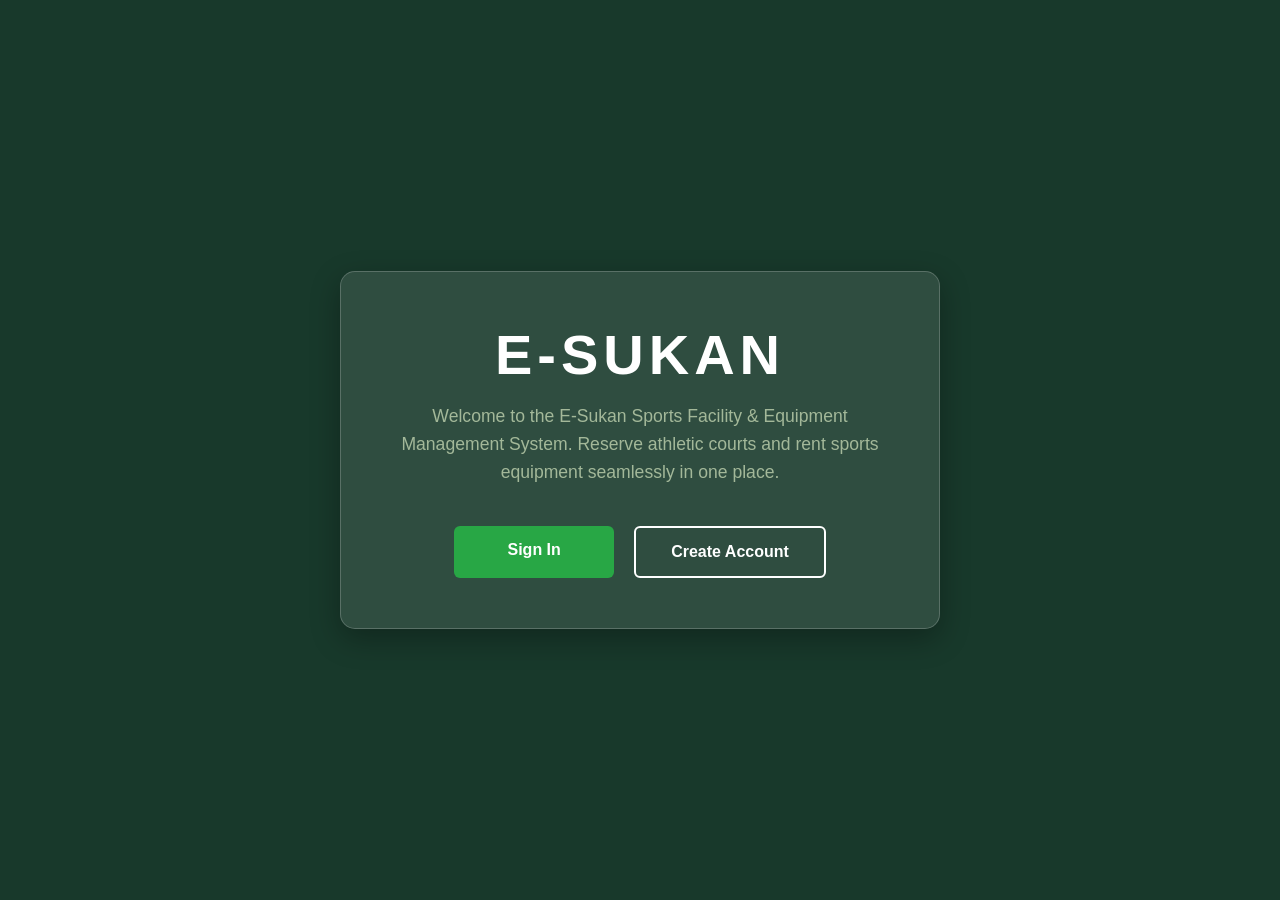
<file: web/index.html>
<!DOCTYPE html>
<html>
<head>
    <meta charset="UTF-8">
    <title>Welcome to E-Sukan</title>
    <style>
        * {
            box-sizing: border-box;
            margin: 0;
            padding: 0;
        }

        body { 
            font-family: Arial, sans-serif; 
            background-color: #18392b; /* Tema warna hijau tua anda */
            height: 100vh; 
            display: flex;
            justify-content: center;
            align-items: center;
            color: white;
            text-align: center;
            padding: 20px;
        }

        .welcome-container {
            max-width: 600px;
            background: rgba(255, 255, 255, 0.1); /* Kotak lutsinar yang moden */
            padding: 50px 40px;
            border-radius: 15px;
            border: 1px solid rgba(255, 255, 255, 0.2);
            box-shadow: 0px 10px 30px rgba(0,0,0,0.3);
        }

        h1 {
            font-size: 3.5rem;
            font-weight: bold;
            letter-spacing: 5px;
            margin-bottom: 15px;
            text-transform: uppercase;
        }

        p {
            font-size: 1.1rem;
            color: #a3b899;
            margin-bottom: 40px;
            line-height: 1.6;
        }

        .btn-group {
            display: flex;
            gap: 20px;
            justify-content: center;
            flex-wrap: wrap;
        }

        .btn {
            padding: 15px 35px;
            font-size: 1rem;
            font-weight: bold;
            text-decoration: none;
            border-radius: 6px;
            transition: all 0.3s ease;
            min-width: 160px;
            display: inline-block;
        }

        /* Butang Login Warna Hijau Terang */
        .btn-login {
            background-color: #28a745;
            color: white;
        }

        .btn-login:hover {
            background-color: #218838;
            transform: translateY(-2px);
        }

        /* Butang Register Reka Bentuk Garisan Outlined */
        .btn-register {
            background-color: transparent;
            color: white;
            border: 2px solid white;
        }

        .btn-register:hover {
            background-color: white;
            color: #18392b;
            transform: translateY(-2px);
        }
    </style>
</head>
<body>

    <div class="welcome-container">
        <h1>E-SUKAN</h1>
        <p>Welcome to the E-Sukan Sports Facility & Equipment Management System. Reserve athletic courts and rent sports equipment seamlessly in one place.</p>
        
        <div class="btn-group">
            <a href="login.html" class="btn btn-login">Sign In</a>
            <a href="Register.html" class="btn btn-register">Create Account</a>
        </div>
    </div>

</body>
</html>
</file>
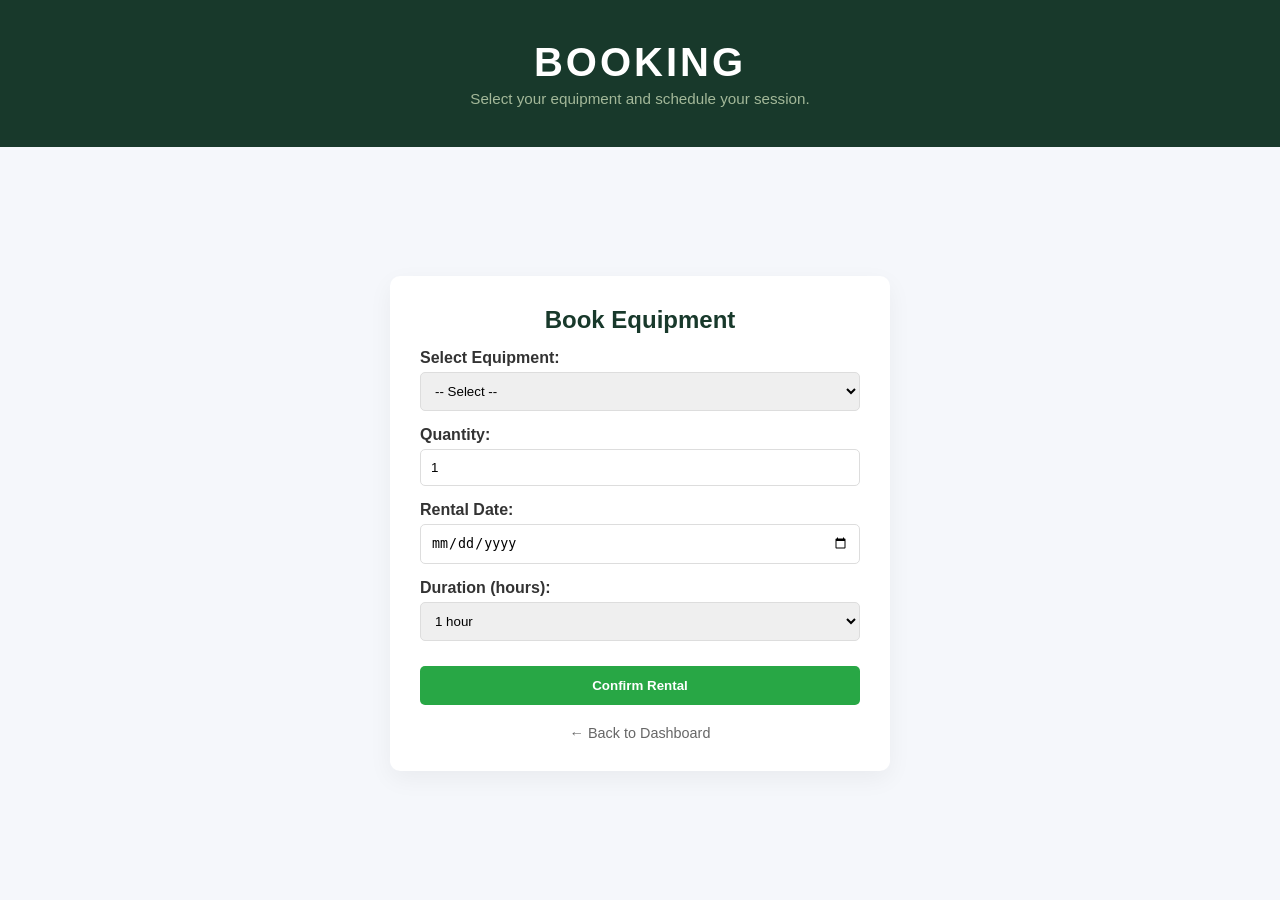
<file: web/booking-equipment.html>
<!DOCTYPE html>
<html lang="en">
<head>
    <meta charset="UTF-8">
    <title>Book Equipment - E-Sukan</title>
    <style>
        * { box-sizing: border-box; margin: 0; padding: 0; }
        body { 
            font-family: Arial, sans-serif; 
            background: #f5f7fb; 
            min-height: 100vh;
            display: flex;
            flex-direction: column;
        }

        /* Header Hijau Tua */
        .header-banner {
            width: 100%;
            background: #18392b;
            padding: 40px 20px;
            text-align: center;
            color: white;
        }

        .header-banner h1 { font-size: 2.5rem; letter-spacing: 3px; text-transform: uppercase; }
        .header-banner p { color: #a3b899; font-size: 0.95rem; margin-top: 5px; }

        /* Ruang Borang */
        .main-content {
            flex: 1;
            display: flex;
            justify-content: center;
            align-items: center;
            padding: 40px 20px;
        }

        .container { 
            width: 100%;
            max-width: 500px; 
            background: white; 
            padding: 30px; 
            border-radius: 10px; 
            box-shadow: 0px 8px 25px rgba(0,0,0,0.05);
        }
        
        .container h2 { color: #18392b; margin-bottom: 15px; text-align: center; }

        label { display: block; font-weight: bold; margin-top: 15px; color: #333; }
        
        input, select { 
            width: 100%; 
            padding: 10px; 
            margin-top: 5px; 
            border: 1px solid #ddd; 
            border-radius: 5px; 
        }

        input:focus, select:focus { border-color: #ff9800; outline: none; }
        
        button { 
            background: #28a745; 
            color: white; 
            padding: 12px; 
            border: none; 
            border-radius: 5px; 
            margin-top: 25px; 
            cursor: pointer; 
            width: 100%; 
            font-weight: bold;
        }
        
        button:hover { background: #218838; }
        
        .btn-back { 
            display: block; 
            margin-top: 20px; 
            color: #666; 
            text-decoration: none; 
            text-align: center; 
            font-size: 0.9rem;
        }
        
        .btn-back:hover { color: #18392b; text-decoration: underline; }
    </style>
</head>
<body>

    <div class="header-banner">
        <h1>BOOKING</h1>
        <p>Select your equipment and schedule your session.</p>
    </div>

    <div class="main-content">
        <div class="container">
            <h2>Book Equipment</h2>
            <form action="#" method="post">
                <label>Select Equipment:</label>
                <select name="equipmentId" required>
                    <option value="">-- Select --</option>
                    <option value="1">Badminton Racket - Yonex</option>
                    <option value="2">Badminton Racket - ProTech</option>
                    <option value="3">Shuttlecock (Tube)</option>
                    <option value="4">Futsal Ball - Size 4</option>
                    <option value="5">Futsal Ball - Size 5</option>
                    <option value="6">Basketball</option>
                </select>

                <label>Quantity:</label>
                <input type="number" name="quantity" min="1" max="10" value="1" required>

                <label>Rental Date:</label>
                <input type="date" name="rentalDate" required>

                <label>Duration (hours):</label>
                <select name="duration">
                    <option value="1">1 hour</option>
                    <option value="2">2 hours</option>
                    <option value="3">3 hours</option>
                    <option value="4">4 hours</option>
                </select>

                <button type="submit">Confirm Rental</button>
            </form>
            <a href="student-dashboard.html" class="btn-back">← Back to Dashboard</a>
        </div>
    </div>

</body>
</html>
</file>
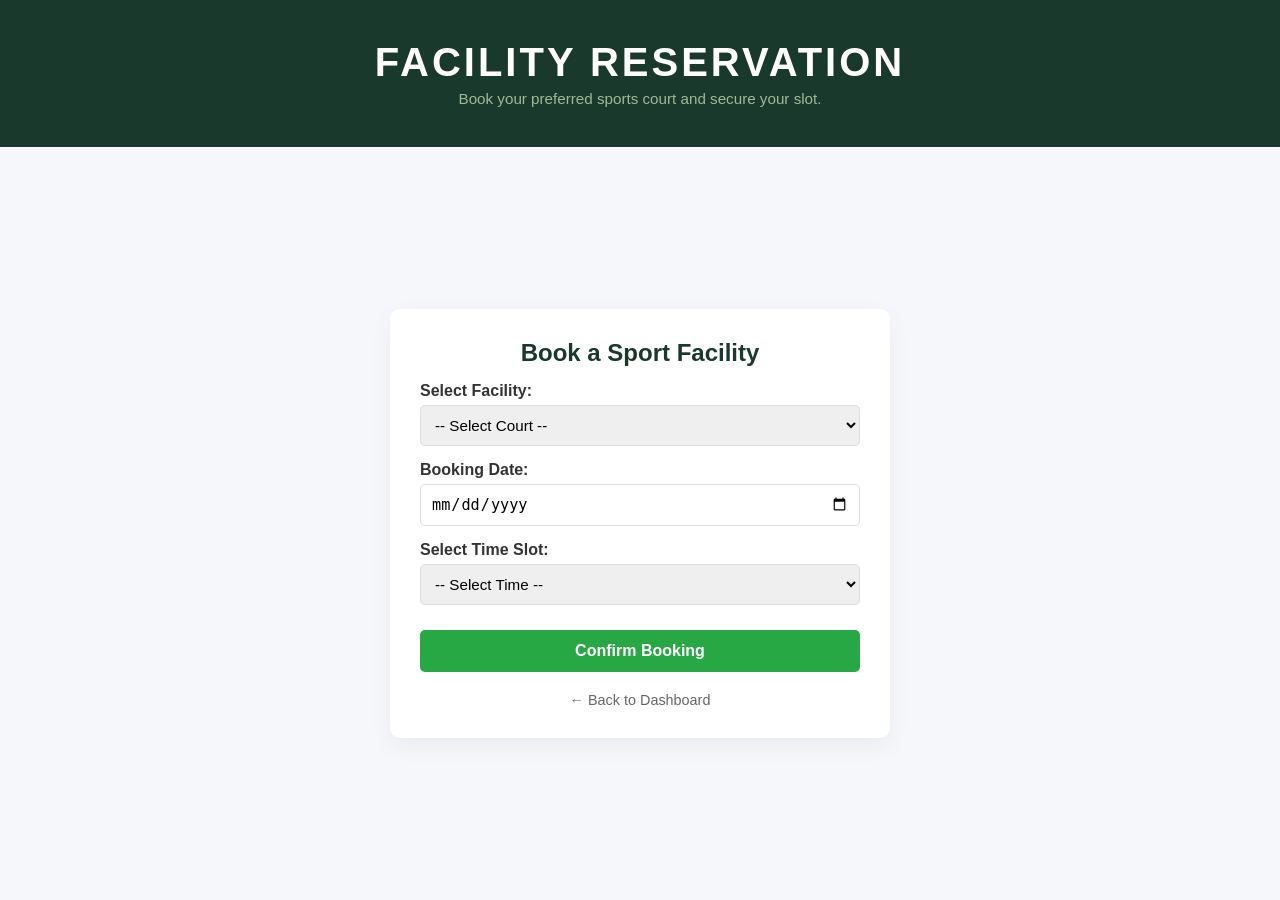
<file: web/booking-facility.html>
<!DOCTYPE html>
<html lang="en">
<head>
    <meta charset="UTF-8">
    <meta name="viewport" content="width=device-width, initial-scale=1.0">
    <title>Book Facility - E-Sukan</title>
    <style>
        * { box-sizing: border-box; margin: 0; padding: 0; }
        body { 
            font-family: Arial, sans-serif; 
            background: #f5f7fb; 
            min-height: 100vh;
            display: flex;
            flex-direction: column;
        }

        /* Header Banner */
        .header-banner {
            width: 100%;
            background: #18392b;
            padding: 40px 20px;
            text-align: center;
            color: white;
        }

        .header-banner h1 { font-size: 2.5rem; letter-spacing: 3px; text-transform: uppercase; }
        .header-banner p { color: #a3b899; font-size: 0.95rem; margin-top: 5px; }

        
        .main-content {
            flex: 1;
            display: flex;
            justify-content: center;
            align-items: center;
            padding: 40px 20px;
        }

        .container { 
            width: 100%;
            max-width: 500px; 
            background: white; 
            padding: 30px; 
            border-radius: 10px; 
            box-shadow: 0px 8px 25px rgba(0,0,0,0.05);
        }
        
        .container h2 { color: #18392b; margin-bottom: 15px; text-align: center; }

        label { display: block; font-weight: bold; margin-top: 15px; color: #333; }
        
        input, select { 
            width: 100%; 
            padding: 10px; 
            margin-top: 5px; 
            border: 1px solid #ddd; 
            border-radius: 5px; 
            font-size: 0.95rem;
        }

        input:focus, select:focus { border-color: #28a745; outline: none; }
        
        /* Button Confirm */
        button { 
            background: #28a745; 
            color: white; 
            padding: 12px; 
            border: none; 
            border-radius: 5px; 
            margin-top: 25px; 
            cursor: pointer; 
            width: 100%; 
            font-weight: bold;
            font-size: 1rem;
            transition: background 0.3s;
        }
        
        button:hover { background: #218838; }
        
        .btn-back { 
            display: block; 
            margin-top: 20px; 
            color: #666; 
            text-decoration: none; 
            text-align: center; 
            font-size: 0.9rem;
        }
        
        .btn-back:hover { color: #18392b; text-decoration: underline; }
    </style>
</head>
<body>

    <div class="header-banner">
        <h1>FACILITY RESERVATION</h1>
        <p>Book your preferred sports court and secure your slot.</p>
    </div>

    <div class="main-content">
        <div class="container">
            <h2>Book a Sport Facility</h2>
            
            <form action="#" method="post">
                
                <label>Select Facility:</label>
                <select name="facilityId" required>
                    <option value="">-- Select Court --</option>
                    <option value="1">Badminton Court A</option>
                    <option value="2">Badminton Court B</option>
                    <option value="3">Futsal Court 1</option>
                    <option value="4">Futsal Court 2</option>
                    <option value="5">Basketball Court</option>
                </select>

                <label>Booking Date:</label>
                <input type="date" name="bookingDate" required>

                <label>Select Time Slot:</label>
                <select name="timeSlot" required>
                    <option value="">-- Select Time --</option>
                    <option value="08:00">08:00 AM - 10:00 AM</option>
                    <option value="10:00">10:00 AM - 12:00 PM</option>
                    <option value="14:00">02:00 PM - 04:00 PM</option>
                    <option value="16:00">04:00 PM - 06:00 PM</option>
                    <option value="20:00">08:00 PM - 10:00 PM</option>
                </select>

                <button type="submit">Confirm Booking</button>
            </form>
            
            <a href="student-dashboard.html" class="btn-back">← Back to Dashboard</a>
        </div>
    </div>

</body>
</html>
</file>
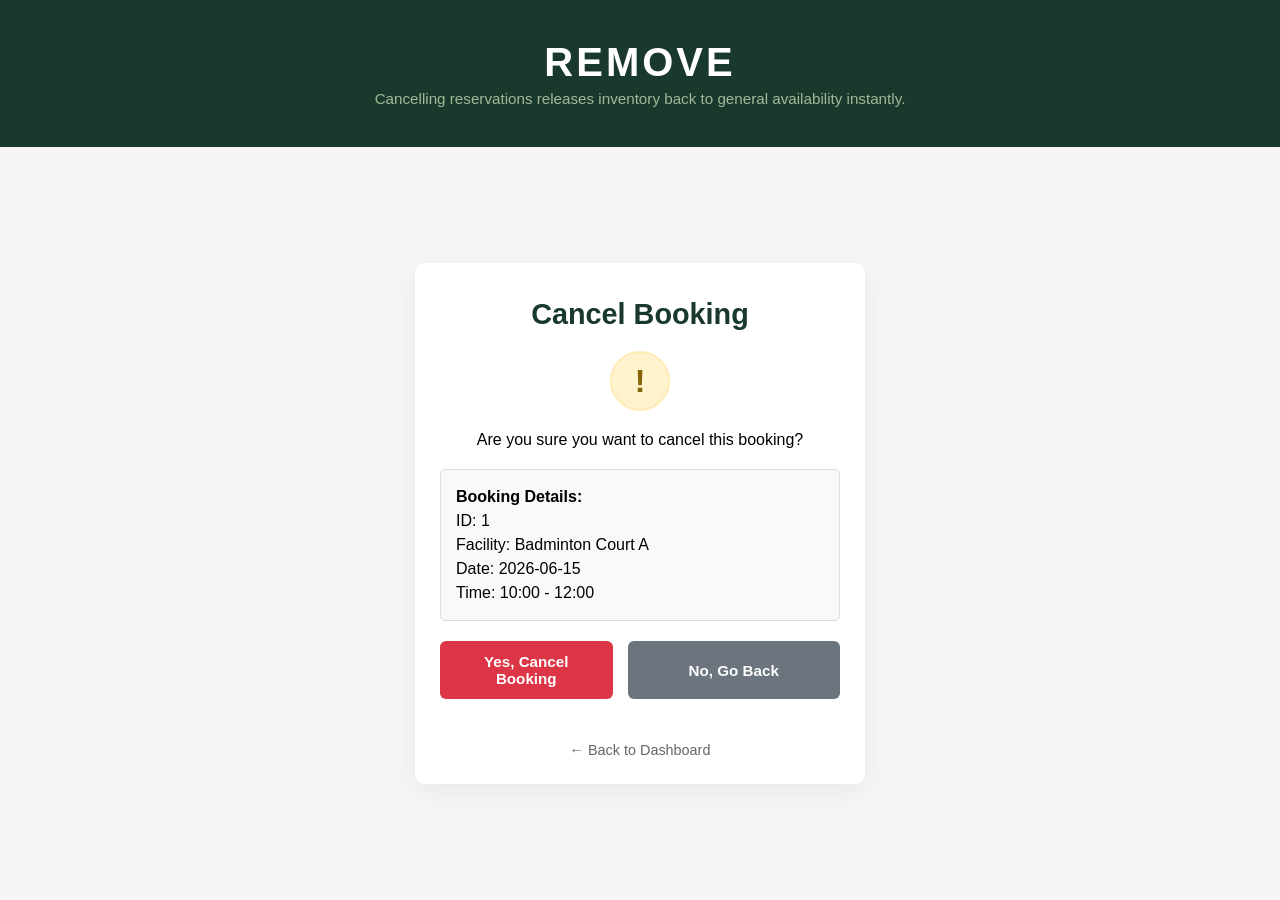
<file: web/delete-booking.html>
<!DOCTYPE html>
<html lang="en">
<head>
    <meta charset="UTF-8">
    <title>Cancel Booking - E-Sukan</title>
    <style>
        /* Reset default browser margins and padding */
        * {
            box-sizing: border-box;
            margin: 0;
            padding: 0;
        }

        body { 
            font-family: Arial, sans-serif; 
            background: #f5f5f5; 
            min-height: 100vh;
            display: flex;
            flex-direction: column;
        }

        /* TOP HEADER BANNER: Signature E-Sukan Dark Green */
        .header-banner {
            width: 100%;
            background: #18392b; 
            padding: 40px 20px;
            text-align: center;
            color: white;
        }

        .header-banner h1 {
            font-size: 2.5rem;
            letter-spacing: 3px;
            text-transform: uppercase;
            margin-bottom: 5px;
        }

        .header-banner p {
            color: #a3b899;
            font-size: 0.95rem;
        }

        /* MAIN CONTENT AREA BELOW */
        .main-content {
            flex: 1;
            display: flex;
            justify-content: center;
            align-items: center;
            padding: 40px 20px;
        }

        /* White Dialog Box Container */
        .container { 
            width: 100%;
            max-width: 450px; 
            margin: auto; 
            background: white; 
            padding: 35px 25px 25px 25px; 
            border-radius: 10px; 
            text-align: center;
            box-shadow: 0px 8px 25px rgba(0,0,0,0.05);
        }

        h2 { color: #18392b; font-size: 1.8rem; margin-bottom: 20px; }
        
        /* BULLETPROOF WARNING BOX (100% Pure CSS) */
        .warning-box {
            width: 60px;
            height: 60px;
            background-color: #fff3cd;
            border: 2px solid #ffecb5;
            border-radius: 50%;
            display: flex;
            align-items: center;
            justify-content: center;
            margin: 0 auto 20px auto;
        }
        
        .warning-sign {
            color: #856404;
            font-size: 32px;
            font-weight: bold;
        }

        /* Booking Details Display Card */
        .booking-details { 
            background: #f9f9f9; 
            border: 1px solid #ddd; 
            padding: 15px; 
            border-radius: 5px; 
            margin: 20px 0; 
            text-align: left; 
            line-height: 1.5; 
        }

        /* Button Alignment Group */
        .btn-group {
            display: flex;
            gap: 15px;
            margin-top: 20px;
        }
        
        /* BRIGHT RED ACTION BUTTON */
        .btn-delete { 
            flex: 1;
            background: #dc3545; /* Clean, noticeable Bootstrap red */
            color: white; 
            padding: 12px 20px; 
            border: none; 
            border-radius: 6px; 
            cursor: pointer; 
            font-weight: bold; 
            font-size: 0.95rem;
            transition: background 0.2s;
        }
        .btn-delete:hover { 
            background: #bd2130; /* Darker red on hover */
        }
        
        /* NEUTRAL GO BACK BUTTON */
        .btn-cancel { 
            flex: 1;
            background: #6c757d; /* Slate grey */
            color: white; 
            padding: 12px 20px; 
            text-decoration: none; 
            border-radius: 6px; 
            display: flex;
            align-items: center;
            justify-content: center;
            font-weight: bold; 
            font-size: 0.95rem;
            transition: background 0.2s;
        }
        .btn-cancel:hover { 
            background: #5a6268; 
        }
        
        .btn-back { display: inline-block; margin-top: 25px; color: #666; text-decoration: none; font-size: 0.9rem; }
        .btn-back:hover { color: #18392b; text-decoration: underline; }
    </style>
</head>
<body>

    <div class="header-banner">
        <h1>REMOVE</h1>
        <p>Cancelling reservations releases inventory back to general availability instantly.</p>
    </div>

    <div class="main-content">
        <div class="container">
            <h2>Cancel Booking</h2>
            
            <div class="warning-box">
                <span class="warning-sign">!</span>
            </div>
            
            <p>Are you sure you want to cancel this booking?</p>
            
            <div class="booking-details">
                <strong>Booking Details:</strong><br>
                ID: 1<br>
                Facility: Badminton Court A<br>
                Date: 2026-06-15<br>
                Time: 10:00 - 12:00
            </div>
            
            <div class="btn-group">
                <form action="view-bookings.html" method="GET" style="flex: 1;">
                    <button type="submit" class="btn-delete">Yes, Cancel Booking</button>
                </form>
                <a href="view-bookings.html" class="btn-cancel">No, Go Back</a>
            </div>
            
            <br>
            <a href="dashboard.html" class="btn-back">← Back to Dashboard</a>
        </div>
    </div>

</body>
</html>
</file>
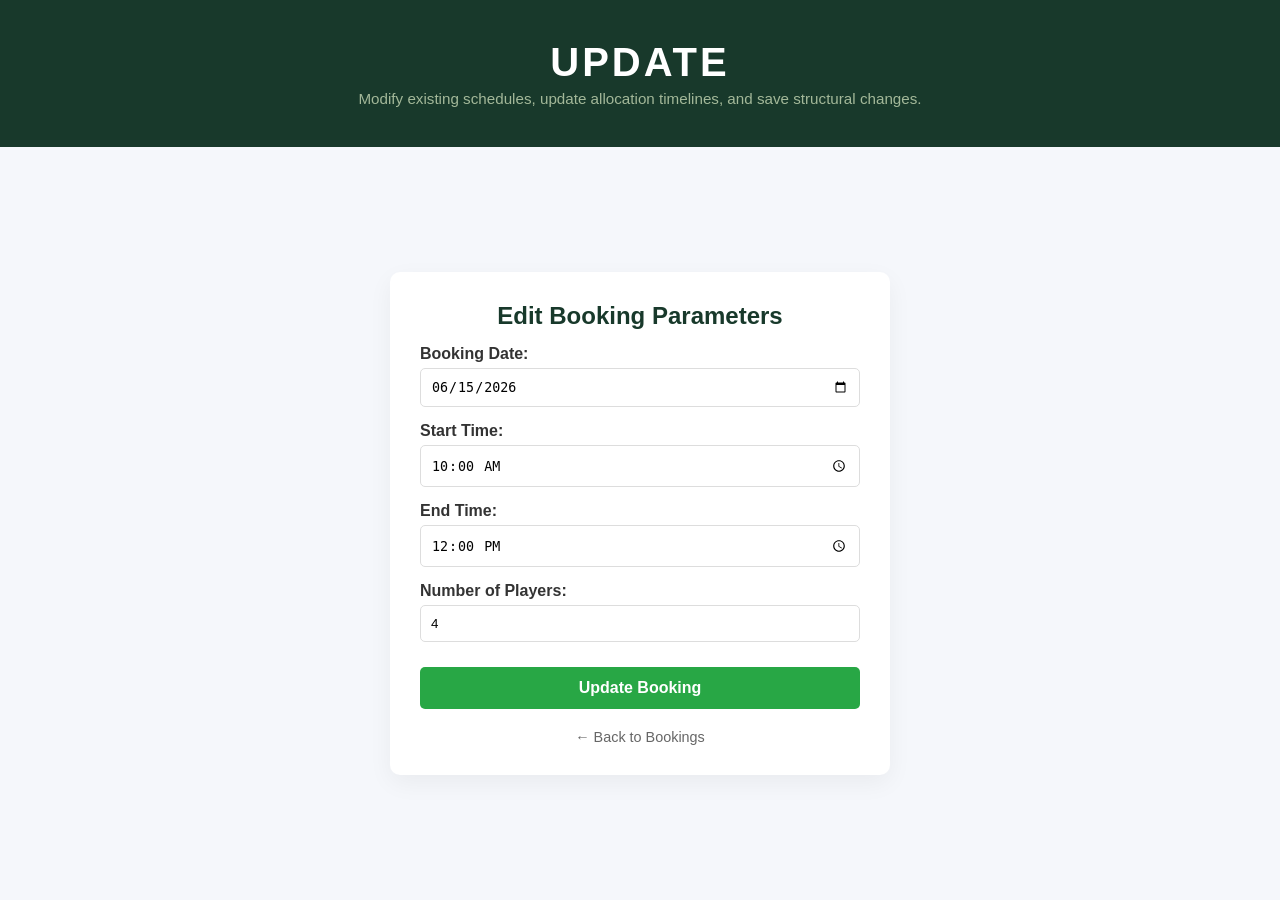
<file: web/edit-booking.html>
<!DOCTYPE html>
<html lang="en">
<head>
    <meta charset="UTF-8">
    <title>Edit Booking - E-Sukan</title>
    <style>
        /* Reset margin asal browser */
        * {
            box-sizing: border-box;
            margin: 0;
            padding: 0;
        }

        body { 
            font-family: Arial, sans-serif; 
            background: #f5f7fb; /* Tukar latar belakang luar jadi kelabu lembut supaya kotak putih nampak menonjol */
            min-height: 100vh;
            display: flex;
            flex-direction: column;
        }

        /* BAHAGIAN ATAS: Header Hijau Tua E-Sukan */
        .header-banner {
            width: 100%;
            background: #18392b; /* Warna hijau tua branding awak */
            padding: 40px 20px;
            text-align: center;
            color: white;
        }

        .header-banner h1 {
            font-size: 2.5rem;
            letter-spacing: 3px;
            text-transform: uppercase;
            margin-bottom: 5px;
        }

        .header-banner p {
            color: #a3b899;
            font-size: 0.95rem;
        }

        /* BAHAGIAN BAWAH: Ruang untuk letak borang di tengah-tengah */
        .main-content {
            flex: 1;
            display: flex;
            justify-content: center;
            align-items: center;
            padding: 40px 20px;
        }

        /* Kotak Putih Borang Anda */
        .container { 
            width: 100%;
            max-width: 500px; 
            background: white; 
            padding: 30px; 
            border-radius: 10px; 
            box-shadow: 0px 8px 25px rgba(0,0,0,0.05);
        }
        
        .container h2 {
            color: #18392b;
            margin-bottom: 15px;
            font-size: 1.5rem;
            text-align: center;
        }

        label { display: block; font-weight: bold; margin-top: 15px; color: #333; }
        
        input, select { 
            width: 100%; 
            padding: 10px; 
            margin-top: 5px; 
            border: 1px solid #ddd; 
            border-radius: 5px; 
            box-sizing: border-box;
        }

        input:focus, select:focus {
            border-color: #ff9800; /* Amber highlight bila klik input */
            outline: none;
        }
        
        button { 
            background: #28a745; 
            color: white; 
            padding: 12px 20px; 
            border: none; 
            border-radius: 5px; 
            margin-top: 25px; 
            cursor: pointer; 
            width: 100%; /* Lebarkan butang biar nampak kemas */
            font-weight: bold;
            font-size: 1rem;
        }
        
        button:hover { background: #218838; }
        
        .btn-back { 
            display: block; 
            margin-top: 20px; 
            color: #666; 
            text-decoration: none; 
            text-align: center;
            font-size: 0.9rem;
        }
        
        .btn-back:hover { color: #18392b; text-decoration: underline; }
    </style>
</head>
<body>

    <div class="header-banner">
        <h1>UPDATE</h1>
        <p>Modify existing schedules, update allocation timelines, and save structural changes.</p>
    </div>

    <div class="main-content">
        <div class="container">
            <h2>Edit Booking Parameters</h2>
            
            <form action="view-bookings.html" method="GET">
                <input type="hidden" name="bookingId" value="1">
                
                <label>Booking Date:</label>
                <input type="date" name="bookingDate" value="2026-06-15">
                
                <label>Start Time:</label>
                <input type="time" name="startTime" value="10:00">
                
                <label>End Time:</label>
                <input type="time" name="endTime" value="12:00">
                
                <label>Number of Players:</label>
                <input type="number" name="numPlayers" value="4">
                
                <button type="submit">Update Booking</button>
            </form>
            
            <a href="view-bookings.html" class="btn-back">← Back to Bookings</a>
        </div>
    </div>

</body>
</html>
</file>
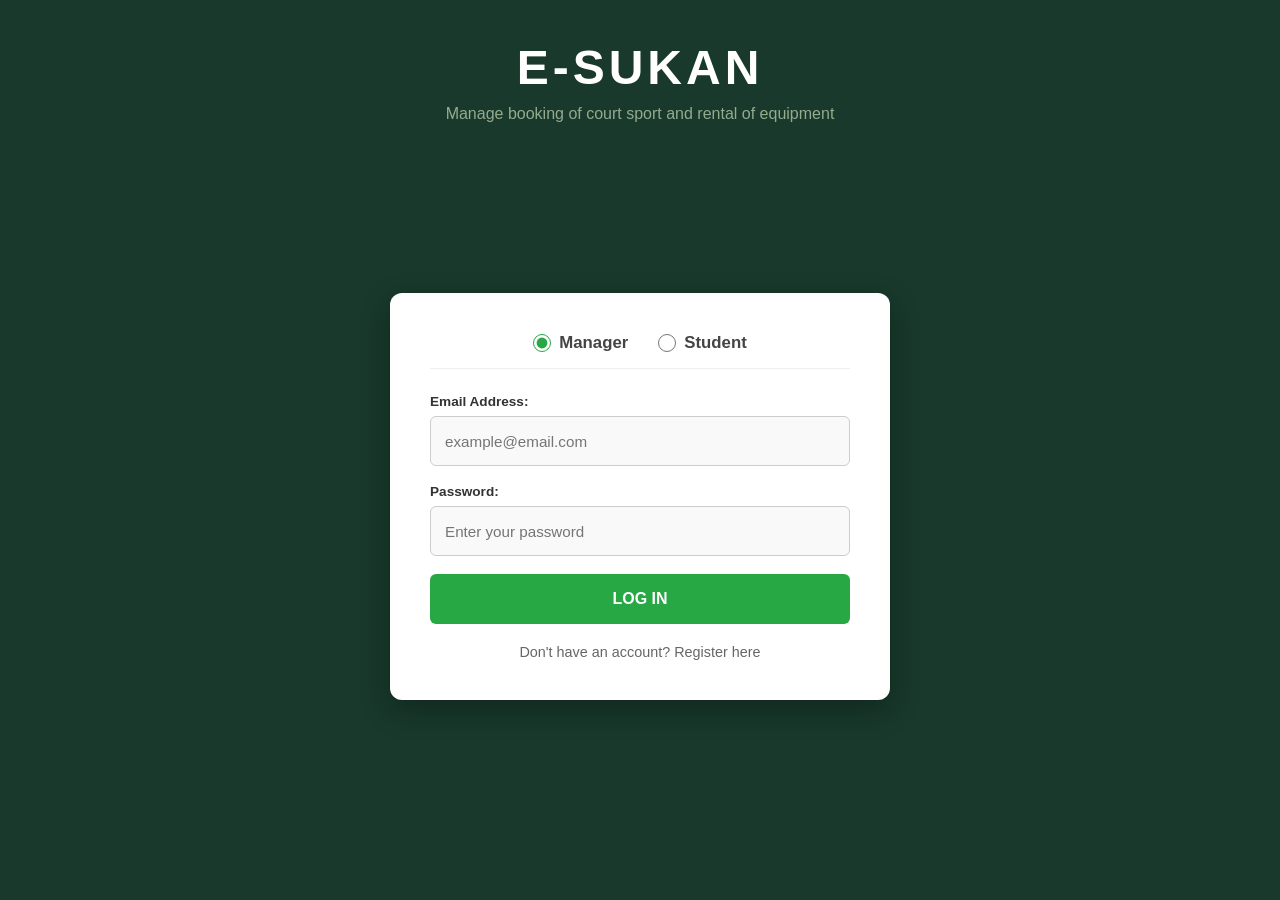
<file: web/login.html>
<!DOCTYPE html>
<html>
    <head>
        <meta charset="UTF-8">
        <title>E-Sukan Login</title>
        <style>
            * {
                box-sizing: border-box;
                margin: 0;
                padding: 0;
            }

            body { 
                font-family: Arial, sans-serif; 
                background-color: #18392b; 
                min-height: 100vh; 
                display: flex;
                flex-direction: column;
                align-items: center;
                color: white;
                padding-bottom: 50px;
            }

            .header-section {
                width: 100%;
                padding: 40px 20px 20px 20px;
                text-align: center;
            }

            .header-section h1 {
                font-size: 3rem;
                font-weight: bold;
                letter-spacing: 4px;
                text-transform: uppercase;
                margin-bottom: 10px;
            }

            .header-section p {
                font-size: 1rem;
                color: #a3b899;
                opacity: 0.9;
            }

            .login-wrapper {
                flex: 1; 
                display: flex;
                justify-content: center;
                align-items: center;
                width: 100%;
            }

            .login-container { 
                width: 500px; 
                background: white; 
                padding: 40px;
                border-radius: 12px;
                box-shadow: 0px 10px 30px rgba(0,0,0,0.3);
                color: #333; 
            }

            .role-radio-group {
                display: flex;
                justify-content: center;
                gap: 30px;
                margin-bottom: 25px;
                padding-bottom: 15px;
                border-bottom: 1px solid #eee;
            }

            .radio-label {
                display: flex;
                align-items: center;
                gap: 8px;
                cursor: pointer;
                font-size: 1.05rem;
                font-weight: bold;
                color: #444;
            }

            .radio-label input[type="radio"] {
                width: 18px;
                height: 18px;
                accent-color: #28a745; 
                cursor: pointer;
            }

            .form-group { 
                margin-bottom: 18px;
            }
            
            .form-group label {
                display: block; 
                margin-bottom: 7px;
                font-weight: bold;
                font-size: 0.85rem;
            }
            
            .form-group input { 
                width: 100%; 
                padding: 14px; 
                border: 1px solid #ccc;
                border-radius: 6px;
                font-size: 0.95rem;
                background-color: #f9f9f9;
                height: 50px; 
                box-sizing: border-box; 
            }

            .form-group input:focus {
                border-color: #28a745;
                outline: none;
                background-color: #fff;
            }
            
            .btn { 
                background-color: #28a745; 
                color: white; 
                padding: 13px; 
                width: 100%; 
                border: none; 
                border-radius: 6px; 
                cursor: pointer;
                font-size: 1rem;
                font-weight: bold;
                margin-top: 15px;
                transition: background 0.3s;
                height: 50px;
                text-decoration: none;
                display: flex;
                align-items: center;
                justify-content: center;
            }
            
            .btn:hover { 
                background-color: #218838; 
            }
            
            .register-link {
                display: block;
                text-align: center;
                margin-top: 20px;
                color: #666;
                text-decoration: none;
                font-size: 0.9rem;
            }

            .register-link:hover {
                color: #18392b;
                text-decoration: underline;
            }

            @media (max-width: 540px) {
                .login-container {
                    width: 90%;
                    padding: 30px 20px;
                }
            }
        </style>
    </head>
    <body>
        
        <div class="header-section">
            <h1>E-SUKAN</h1>
            <p>Manage booking of court sport and rental of equipment</p>
        </div>
        
        <div class="login-wrapper">
            <div class="login-container">
                
                <form action="login" method="POST">
                    
                    <div class="role-radio-group">
                        <label class="radio-label">
                            <input type="radio" name="role" value="Manager" checked required>
                            Manager
                        </label>
                        <label class="radio-label">
                            <input type="radio" name="role" value="Student" required>
                            Student
                        </label>
                    </div>
                    
                    <div class="form-group">
                        <label>Email Address:</label>
                        <input type="email" name="email" placeholder="example@email.com" required autocomplete="off">
                    </div>
                    
                    <div class="form-group">
                        <label>Password:</label>
                        <input type="password" name="password" placeholder="Enter your password" required>
                    </div>
                    
                    <button type="submit" class="btn">LOG IN</button>
                </form>

                <a href="Register.html" class="register-link">Don't have an account? Register here</a>
            </div>
        </div>
        <script>
            // 1. Get the form element from the HTML
            const loginForm = document.querySelector('form');

            // 2. Add an "event listener" to trigger when the login button is clicked
            loginForm.addEventListener('submit', function(e) {
                // Prevent the form from performing a real server submission
                // (This is necessary because this is a static HTML prototype)
                e.preventDefault();

                // 3. Check which role radio button is currently selected
                const role = document.querySelector('input[name="role"]:checked').value;

                // 4. Redirect the browser to the corresponding dashboard page
                if (role === 'Manager') {
                    window.location.href = 'manager-dashboard.html';
                } else {
                    window.location.href = 'student-dashboard.html';
                }
            });
        </script>
        
    </body>
</html>
</file>
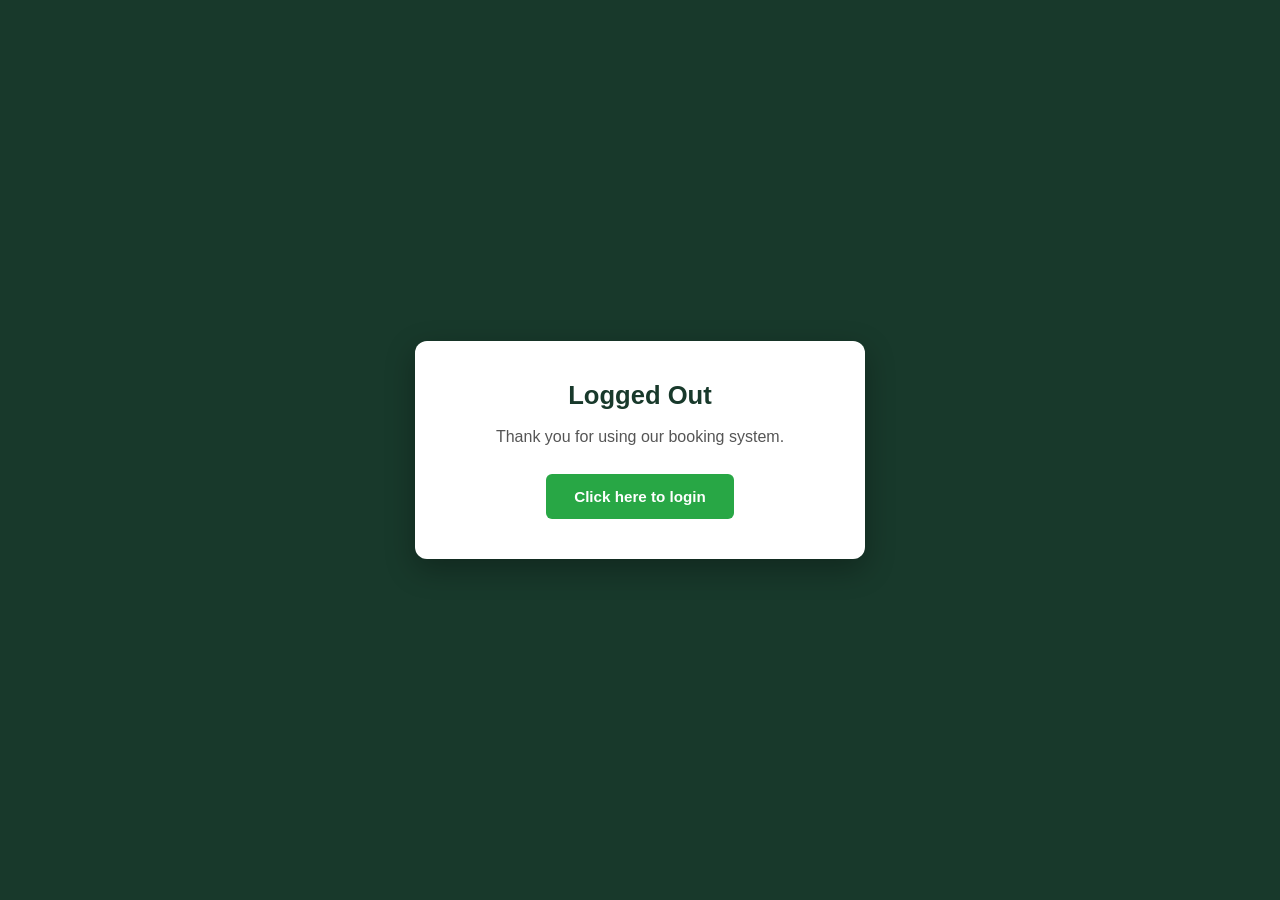
<file: web/logout.html>
<!DOCTYPE html>
<html>
    <head>
        <meta charset="UTF-8">
        <title>E-Sukan Logout</title>
        <style>
            * {
                box-sizing: border-box;
                margin: 0;
                padding: 0;
            }

            body { 
                font-family: Arial, sans-serif; 
                background-color: #18392b;
                min-height: 100vh; 
                display: flex;
                flex-direction: column;
                justify-content: center;
                align-items: center;
                color: white;
                padding: 20px;
                text-align: center;
            }

            .logout-container { 
                width: 450px; 
                background: white; 
                padding: 40px;
                border-radius: 12px;
                box-shadow: 0px 10px 30px rgba(0,0,0,0.3);
                color: #333; 
            }

            h2 {
                color: #18392b;
                font-size: 1.6rem;
                margin-bottom: 15px;
            }

            p {
                color: #555;
                font-size: 1rem;
                margin-bottom: 25px;
                line-height: 1.5;
            }

            .btn-link {
                display: inline-block;
                background-color: #28a745; 
                color: white;
                padding: 14px 28px;
                text-decoration: none;
                border-radius: 6px;
                font-weight: bold;
                font-size: 0.95rem;
                transition: background 0.3s;
            }

            .btn-link:hover {
                background-color: #218838;
            }

            @media (max-width: 480px) {
                .logout-container {
                    width: 100%;
                    padding: 30px 20px;
                }
            }
        </style>
    </head>
    <body>

        <div class="logout-container">
            <h2>Logged Out</h2>
            <p>Thank you for using our booking system.</p>
            
            <a href="login.html" class="btn-link">Click here to login</a>
        </div>

    </body>
</html>
</file>
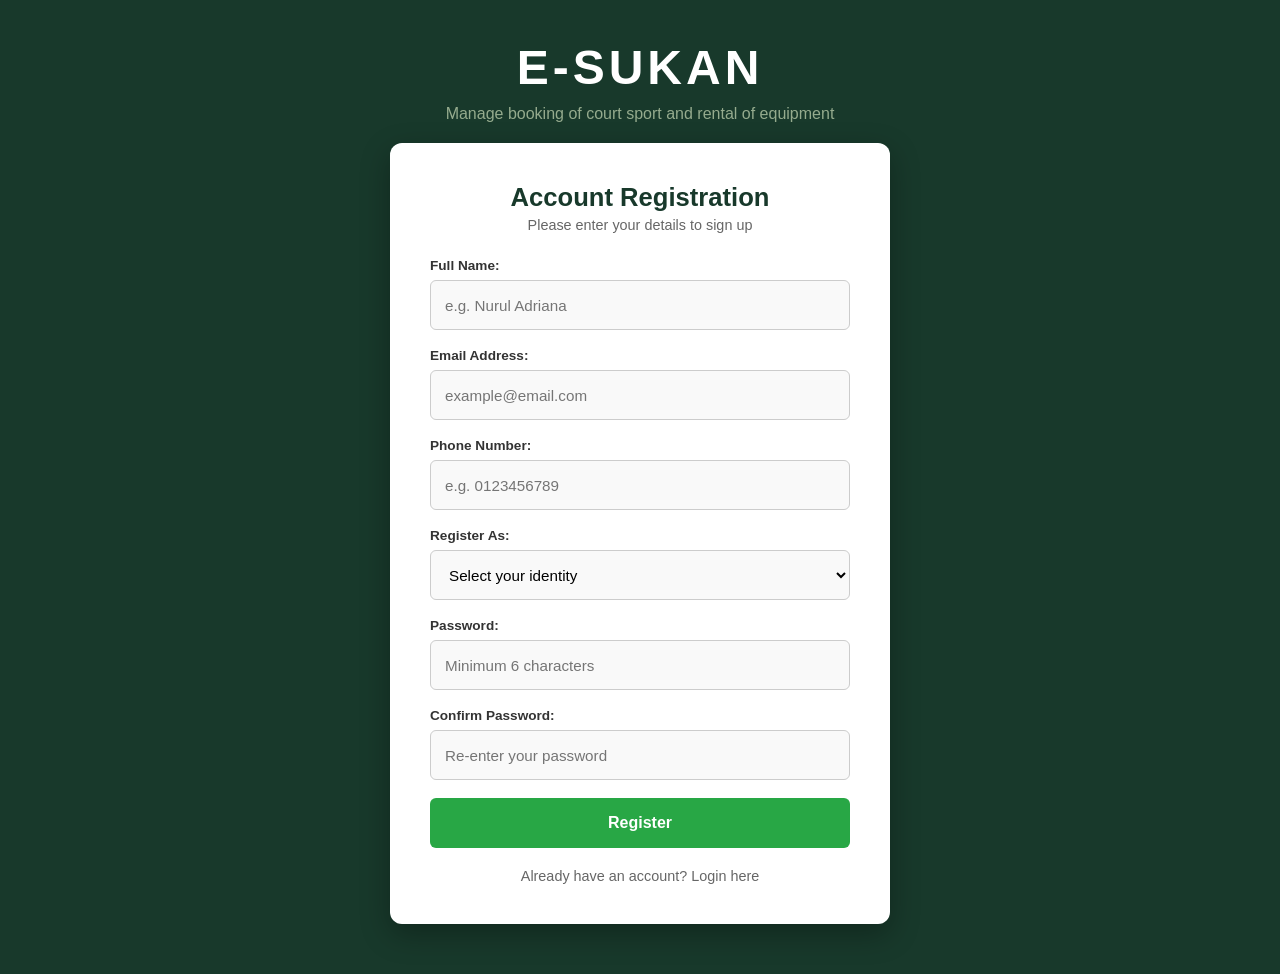
<file: web/Register.html>
<!DOCTYPE html>
<html>
    <head>
        <meta charset="UTF-8">
        <title>E-Sukan Registration</title>
        <style>
            * {
                box-sizing: border-box;
                margin: 0;
                padding: 0;
            }

            body { 
                font-family: Arial, sans-serif; 
                background-color: #18392b; /* Your dark green branding color */
                min-height: 100vh; 
                display: flex;
                flex-direction: column;
                align-items: center;
                color: white;
                padding-bottom: 50px;
            }

            /* Branding Header Section at the Top */
            .header-section {
                width: 100%;
                padding: 40px 20px 20px 20px;
                text-align: center;
            }

            .header-section h1 {
                font-size: 3rem;
                font-weight: bold;
                letter-spacing: 4px;
                text-transform: uppercase;
                margin-bottom: 10px;
            }

            .header-section p {
                font-size: 1rem;
                color: #a3b899;
                opacity: 0.9;
            }

            /* Wrapper to help vertical/horizontal alignment */
            .register-wrapper {
                flex: 1; 
                display: flex;
                justify-content: center;
                align-items: center;
                width: 100%;
            }

            /* White form container block sized at 500px */
            .register-container { 
                width: 500px; 
                background: white; 
                padding: 40px;
                border-radius: 12px;
                box-shadow: 0px 10px 30px rgba(0,0,0,0.3);
                color: #333; 
            }

            .form-header {
                margin-bottom: 25px;
                text-align: center;
            }

            .form-header h2 {
                font-size: 1.6rem;
                color: #18392b;
                margin-bottom: 5px;
            }

            .form-header p {
                color: #666;
                font-size: 0.9rem;
            }

            .form-group { 
                margin-bottom: 18px;
            }
            
            .form-group label {
                display: block; 
                margin-bottom: 7px;
                font-weight: bold;
                font-size: 0.85rem;
            }
            
            /* Enforces identical widths, heights, and padding behavior across inputs and dropdowns */
            .form-group input, .form-group select { 
                width: 100%; 
                padding: 14px; 
                border: 1px solid #ccc;
                border-radius: 6px;
                font-size: 0.95rem;
                background-color: #f9f9f9;
                height: 50px; 
                box-sizing: border-box; 
            }

            .form-group input:focus, .form-group select:focus {
                border-color: #28a745;
                outline: none;
                background-color: #fff;
            }
            
            /* Green Submit Button */
            .btn { 
                background-color: #28a745; 
                color: white; 
                padding: 13px; 
                width: 100%; 
                border: none; 
                border-radius: 6px; 
                cursor: pointer;
                font-size: 1rem;
                font-weight: bold;
                margin-top: 10px;
                transition: background 0.3s;
                height: 50px;
                text-decoration: none;
                display: flex;
                align-items: center;
                justify-content: center;
            }
            
            .btn:hover { 
                background-color: #218838; 
            }
            
            .login-link {
                display: block;
                text-align: center;
                margin-top: 20px;
                color: #666;
                text-decoration: none;
                font-size: 0.9rem;
            }

            .login-link:hover {
                color: #18392b;
                text-decoration: underline;
            }

            @media (max-width: 540px) {
                .register-container {
                    width: 90%;
                    padding: 30px 20px;
                }
            }
        </style>
    </head>
    <body>
        
        <div class="header-section">
            <h1>E-SUKAN</h1>
            <p>Manage booking of court sport and rental of equipment</p>
        </div>
        
        <div class="register-wrapper">
            <div class="register-container">
                <div class="form-header">
                    <h2>Account Registration</h2>
                    <p>Please enter your details to sign up</p>
                </div>
                
                <!-- Borang dihalakan ke login.html untuk simulasi aliran storyboard -->
                <form action="login.html" method="GET">
                    <div class="form-group">
                        <label>Full Name:</label>
                        <input type="text" name="fullName" placeholder="e.g. Nurul Adriana" required autocomplete="off">
                    </div>
                    
                    <div class="form-group">
                        <label>Email Address:</label>
                        <input type="email" name="email" placeholder="example@email.com" required autocomplete="off">
                    </div>

                    <div class="form-group">
                        <label>Phone Number:</label>
                        <input type="text" name="phoneNumber" placeholder="e.g. 0123456789" required autocomplete="off">
                    </div>
                    
                    <div class="form-group">
                        <label>Register As:</label>
                        <select name="role" required>
                            <option value="" disabled selected>Select your identity</option>
                            <option value="STUDENT">Student</option>
                            <option value="MANAGER">Manager</option>
                        </select>
                    </div>
                    
                    <div class="form-group">
                        <label>Password:</label>
                        <input type="password" name="password" placeholder="Minimum 6 characters" required>
                    </div>

                    <div class="form-group">
                        <label>Confirm Password:</label>
                        <input type="password" name="confirmPassword" placeholder="Re-enter your password" required>
                    </div>
                    
                    <button type="submit" class="btn">Register</button>
                </form>

                <a href="login.html" class="login-link">Already have an account? Login here</a>
            </div>
        </div>
        
    </body>
</html>
</file>
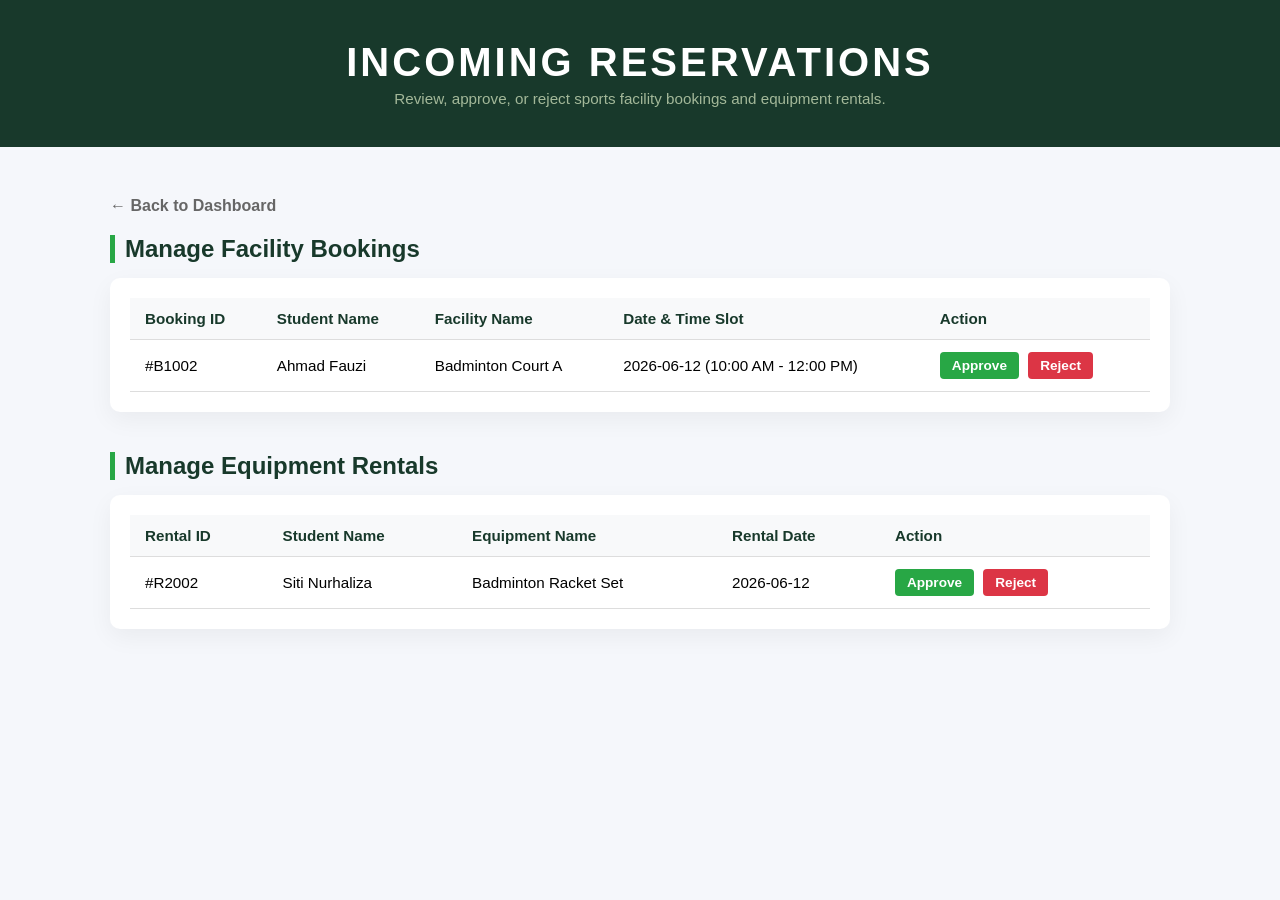
<file: web/viewBooking_manager.html>
<!DOCTYPE html>
<html lang="en">
<head>
    <meta charset="UTF-8">
    <meta name="viewport" content="width=device-width, initial-scale=1.0">
    <title>Manage Bookings & Rentals - Manager</title>
    <style>
        * { box-sizing: border-box; margin: 0; padding: 0; }
        body { font-family: Arial, sans-serif; background: #f5f7fb; min-height: 100vh; display: flex; flex-direction: column; }
        
        /* Consistent Deep Green Header Banner */
        .header-banner { width: 100%; background: #18392b; padding: 40px 20px; text-align: center; color: white; }
        .header-banner h1 { font-size: 2.5rem; letter-spacing: 3px; text-transform: uppercase; }
        .header-banner p { color: #a3b899; font-size: 0.95rem; margin-top: 5px; }

        /* Main Content Container */
        .main-content { width: 100%; max-width: 1100px; margin: 0 auto; padding: 40px 20px; }
        .section-title { color: #18392b; margin-bottom: 15px; font-size: 1.5rem; border-left: 5px solid #28a745; padding-left: 10px; margin-top: 20px; }

        /* Table Container Style */
        .table-container { background: white; padding: 20px; border-radius: 10px; box-shadow: 0px 8px 25px rgba(0,0,0,0.05); margin-bottom: 40px; overflow-x: auto; }
        table { width: 100%; border-collapse: collapse; text-align: left; }
        th, td { padding: 12px 15px; border-bottom: 1px solid #ddd; font-size: 0.95rem; }
        th { background-color: #f8f9fa; color: #18392b; font-weight: bold; }
        tr:hover { background-color: #f1f3f5; }

        /* Action Buttons for the Manager */
        .btn-action { padding: 6px 12px; border: none; border-radius: 4px; font-weight: bold; cursor: pointer; font-size: 0.85rem; margin-right: 5px; }
        .btn-approve { background-color: #28a745; color: white; }
        .btn-approve:hover { background-color: #218838; }
        .btn-reject { background-color: #dc3545; color: white; }
        .btn-reject:hover { background-color: #c82333; }

        .btn-back { display: inline-block; margin-top: 10px; color: #666; text-decoration: none; font-weight: bold; }
        .btn-back:hover { color: #18392b; text-decoration: underline; }
    </style>
</head>
<body>

    <div class="header-banner">
        <h1>INCOMING RESERVATIONS</h1>
        <p>Review, approve, or reject sports facility bookings and equipment rentals.</p>
    </div>

    <div class="main-content">
        
        <a href="manager-dashboard.html" class="btn-back">← Back to Dashboard</a>

        <h2 class="section-title">Manage Facility Bookings</h2>
        <div class="table-container">
            <table>
                <thead>
                    <tr>
                        <th>Booking ID</th>
                        <th>Student Name</th> 
                        <th>Facility Name</th>
                        <th>Date & Time Slot</th>
                        <th>Action</th> 
                    </tr>
                </thead>
                <tbody>
                    <tr>
                        <td>#B1002</td>
                        <td>Ahmad Fauzi</td>
                        <td>Badminton Court A</td>
                        <td>2026-06-12 (10:00 AM - 12:00 PM)</td>
                        <td>
                            <button class="btn-action btn-approve">Approve</button>
                            <button class="btn-action btn-reject">Reject</button>
                        </td>
                    </tr>
                </tbody>
            </table>
        </div>

        <h2 class="section-title">Manage Equipment Rentals</h2>
        <div class="table-container">
            <table>
                <thead>
                    <tr>
                        <th>Rental ID</th>
                        <th>Student Name</th>
                        <th>Equipment Name</th>
                        <th>Rental Date</th>
                        <th>Action</th>
                    </tr>
                </thead>
                <tbody>
                    <tr>
                        <td>#R2002</td>
                        <td>Siti Nurhaliza</td>
                        <td>Badminton Racket Set</td>
                        <td>2026-06-12</td>
                        <td>
                            <button class="btn-action btn-approve">Approve</button>
                            <button class="btn-action btn-reject">Reject</button>
                        </td>
                    </tr>
                </tbody>
            </table>
        </div>

    </div>

</body>
</html>
</file>
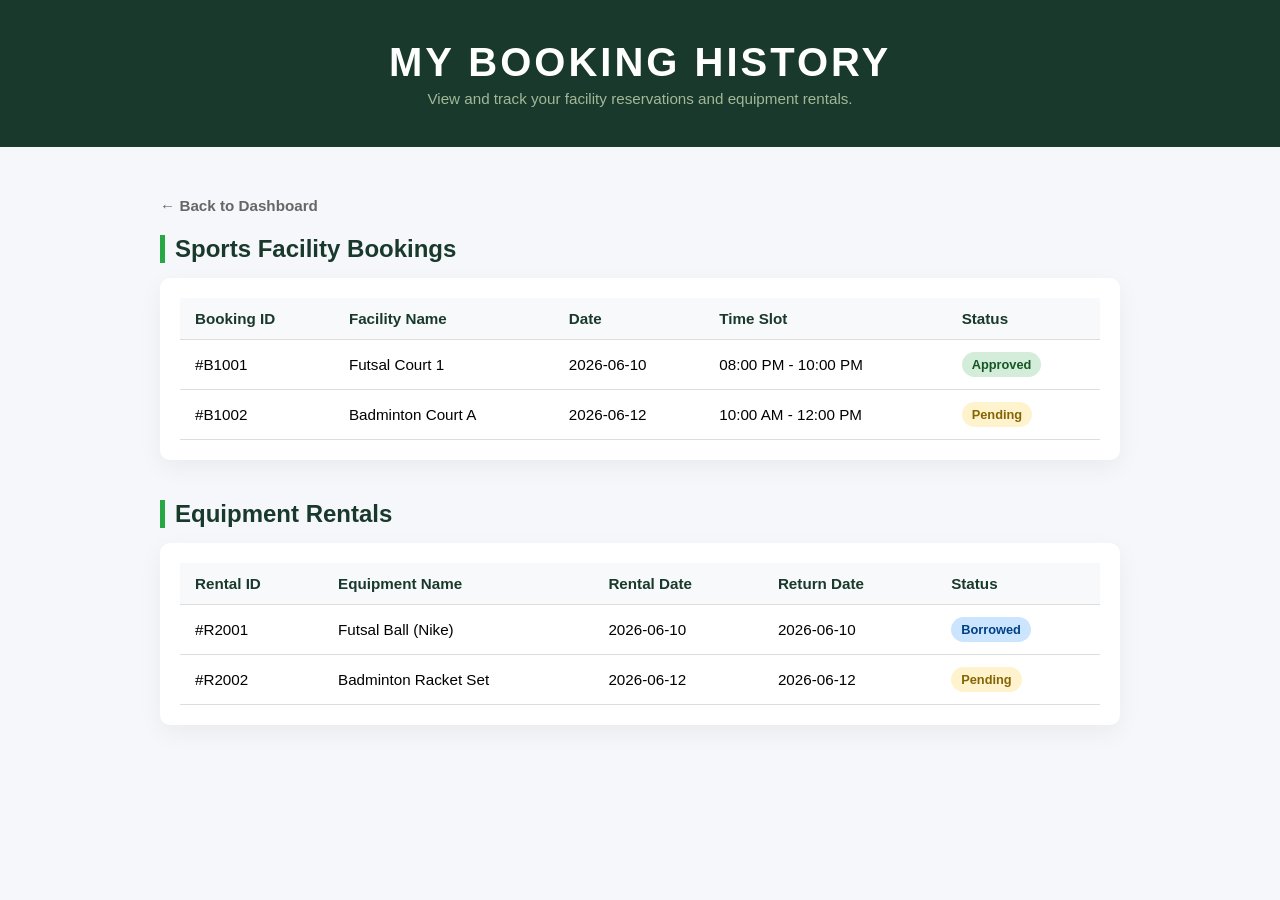
<file: web/viewBookings_student.html>
<!DOCTYPE html>
<html lang="en">
<head>
    <meta charset="UTF-8">
    <meta name="viewport" content="width=device-width, initial-scale=1.0">
    <title>My Bookings & Rentals - E-Sukan</title>
    <style>
        * { box-sizing: border-box; margin: 0; padding: 0; }
        body { 
            font-family: Arial, sans-serif; 
            background: #f5f7fb; 
            min-height: 100vh;
            display: flex;
            flex-direction: column;
        }

        /* Header Banner Hijau Tua (Konsisten) */
        .header-banner {
            width: 100%;
            background: #18392b;
            padding: 40px 20px;
            text-align: center;
            color: white;
        }

        .header-banner h1 { font-size: 2.5rem; letter-spacing: 3px; text-transform: uppercase; }
        .header-banner p { color: #a3b899; font-size: 0.95rem; margin-top: 5px; }

        /* Kandungan Utama */
        .main-content {
            flex: 1;
            width: 100%;
            max-width: 1000px;
            margin: 0 auto;
            padding: 40px 20px;
        }

        .section-title {
            color: #18392b;
            margin-bottom: 15px;
            font-size: 1.5rem;
            border-left: 5px solid #28a745;
            padding-left: 10px;
            margin-top: 20px;
        }

        /* Gaya Jadual (Table Style) */
        .table-container {
            background: white;
            padding: 20px;
            border-radius: 10px;
            box-shadow: 0px 8px 25px rgba(0,0,0,0.05);
            margin-bottom: 40px;
            overflow-x: auto;
        }

        table {
            width: 100%;
            border-collapse: collapse;
            text-align: left;
        }

        th, td {
            padding: 12px 15px;
            border-bottom: 1px solid #ddd;
            font-size: 0.95rem;
        }

        th {
            background-color: #f8f9fa;
            color: #18392b;
            font-weight: bold;
        }

        tr:hover { background-color: #f1f3f5; }

        /* Status Badges */
        .badge {
            padding: 5px 10px;
            border-radius: 20px;
            font-size: 0.8rem;
            font-weight: bold;
            display: inline-block;
        }

        .badge-approved { background-color: #d4edda; color: #155724; }
        .badge-pending { background-color: #fff3cd; color: #856404; }
        .badge-borrowed { background-color: #cce5ff; color: #004085; }

        .btn-back { 
            display: inline-block;
            margin-top: 10px; 
            color: #666; 
            text-decoration: none; 
            font-size: 0.95rem;
            font-weight: bold;
        }
        
        .btn-back:hover { color: #18392b; text-decoration: underline; }
    </style>
</head>
<body>

    <div class="header-banner">
        <h1>MY BOOKING HISTORY</h1>
        <p>View and track your facility reservations and equipment rentals.</p>
    </div>

    <div class="main-content">
        
        <!-- Pautan Balik ke Dashboard -->
        <a href="student-dashboard.html" class="btn-back">← Back to Dashboard</a>

        <!-- SEKSYEN 1: FACILITY BOOKINGS -->
        <h2 class="section-title">Sports Facility Bookings</h2>
        <div class="table-container">
            <table>
                <thead>
                    <tr>
                        <th>Booking ID</th>
                        <th>Facility Name</th>
                        <th>Date</th>
                        <th>Time Slot</th>
                        <th>Status</th>
                    </tr>
                </thead>
                <tbody>
                    <!-- Contoh Data Dummy Untuk Facility -->
                    <tr>
                        <td>#B1001</td>
                        <td>Futsal Court 1</td>
                        <td>2026-06-10</td>
                        <td>08:00 PM - 10:00 PM</td>
                        <td><span class="badge badge-approved">Approved</span></td>
                    </tr>
                    <tr>
                        <td>#B1002</td>
                        <td>Badminton Court A</td>
                        <td>2026-06-12</td>
                        <td>10:00 AM - 12:00 PM</td>
                        <td><span class="badge badge-pending">Pending</span></td>
                    </tr>
                </tbody>
            </table>
        </div>

        <!-- SEKSYEN 2: EQUIPMENT RENTALS -->
        <h2 class="section-title">Equipment Rentals</h2>
        <div class="table-container">
            <table>
                <thead>
                    <tr>
                        <th>Rental ID</th>
                        <th>Equipment Name</th>
                        <th>Rental Date</th>
                        <th>Return Date</th>
                        <th>Status</th>
                    </tr>
                </thead>
                <tbody>
                    <!-- Contoh Data Dummy Untuk Equipment -->
                    <tr>
                        <td>#R2001</td>
                        <td>Futsal Ball (Nike)</td>
                        <td>2026-06-10</td>
                        <td>2026-06-10</td>
                        <td><span class="badge badge-borrowed">Borrowed</span></td>
                    </tr>
                    <tr>
                        <td>#R2002</td>
                        <td>Badminton Racket Set</td>
                        <td>2026-06-12</td>
                        <td>2026-06-12</td>
                        <td><span class="badge badge-pending">Pending</span></td>
                    </tr>
                </tbody>
            </table>
        </div>

    </div>

</body>
</html>
</file>
